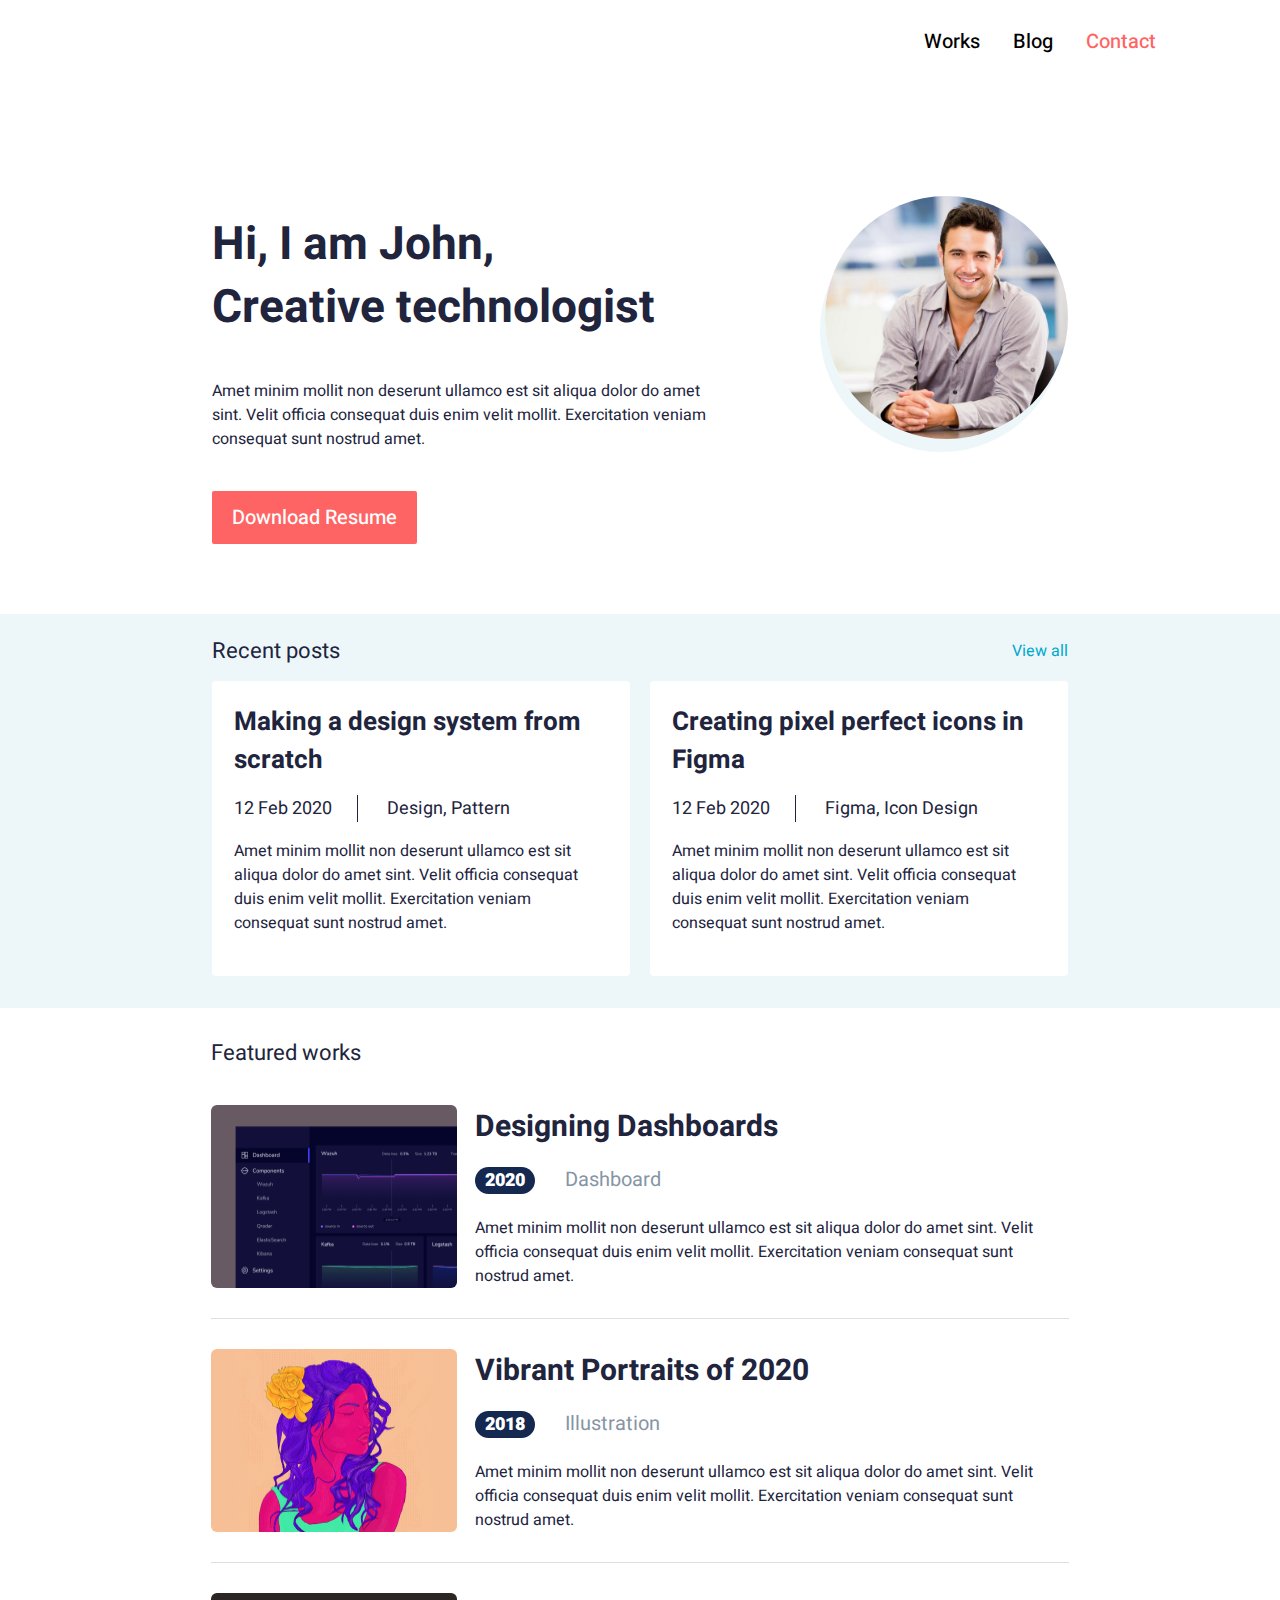
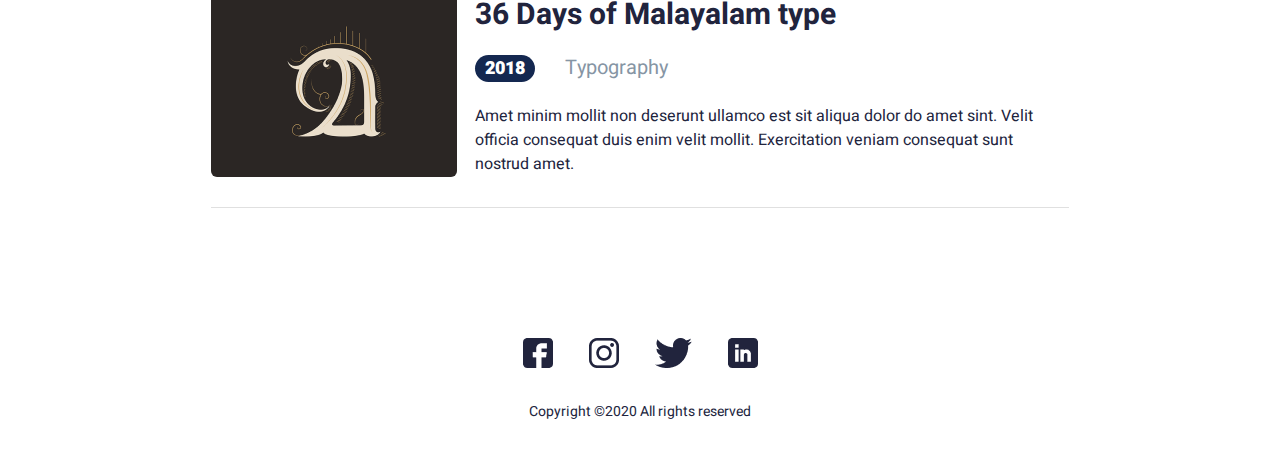
<file: index.html>
<!doctype html>
<html lang="en">
<head>
    <meta charset="UTF-8">

    <meta name="viewport" content="width=device-width, initial-scale=1.0, maximum-scale=1.0, minimum-scale=1.0">
    <meta http-equiv="X-UA-Compatible" content="ie=edge">
    <title>John - Creative Technologist</title>
    <link rel="stylesheet" href="css/header_footer.css">
    <link rel="stylesheet" href="css/style.css">
</head>
<body>
    <header>
        <nav>
            <ul>
                <li><a href="works.html">Works</a></li>
                <li><a href="blog.html">Blog</a></li>
                <li><a class="active" href="index.html">Contact</a></li>
            </ul>
        </nav>
    </header>
    <main>
        <section class="about-me">
            <div class="about-me__content">
                <h1>Hi, I am John,<br> Creative technologist</h1>
                <p>Amet minim mollit non deserunt ullamco est sit aliqua dolor do amet
                    sint. Velit officia consequat duis enim velit mollit. Exercitation veniam
                    consequat sunt nostrud amet.</p>
                <a href="" >Download Resume</a>
            </div>
            <img src="img/man.jpg" alt="">
        </section>
        <section class="recent-posts">
            <div class="recent-posts__content">
                <div class="recent-posts__header">
                    <div>Recent posts</div>
                    <a href="#">View all</a>
                </div>
                <div class="recent-posts__container">
                    <div class="item">
                        <h1>Making a design system from
                            scratch</h1>
                        <span class="date">12 Feb 2020</span>
                        <span class="tags">Design, Pattern</span>
                        <p>Amet minim mollit non deserunt ullamco est sit
                            aliqua dolor do amet sint. Velit officia consequat
                            duis enim velit mollit. Exercitation veniam
                            consequat sunt nostrud amet.</p>
                    </div>
                    <div class="item">
                        <h1>Creating pixel perfect icons in
                            Figma</h1>
                        <span class="date">12 Feb 2020</span>
                        <span class="tags">Figma, Icon Design</span>
                        <p>Amet minim mollit non deserunt ullamco est sit
                            aliqua dolor do amet sint. Velit officia consequat
                            duis enim velit mollit. Exercitation veniam
                            consequat sunt nostrud amet.</p>
                    </div>
                </div>
            </div>
        </section>
        <section class="featured-works">
                <div class="featured-works__header">
                    Featured works
                </div>
                <div class="featured-works__container">

                    <div class="item">
                        <img src="img/1.png" alt="">
                        <div class="featured-works__content">
                            <h1>Designing Dashboards</h1>
                            <span class="date">2020</span>
                            <span class="tags">Dashboard</span>
                            <p>Amet minim mollit non deserunt ullamco est sit aliqua dolor do amet sint. Velit
                                officia consequat duis enim velit mollit. Exercitation veniam consequat sunt
                                nostrud amet.</p>
                        </div>
                    </div>
                    <div class="line"></div>

                    <div class="item">
                        <img src="img/2.png" alt="">
                        <div class="featured-works__content">
                            <h1>Vibrant Portraits of 2020</h1>
                            <span class="date">2018</span>
                            <span class="tags">Illustration</span>
                            <p>Amet minim mollit non deserunt ullamco est sit aliqua dolor do amet sint. Velit
                                officia consequat duis enim velit mollit. Exercitation veniam consequat sunt
                                nostrud amet.</p>
                        </div>
                    </div>
                    <div class="line"></div>

                    <div class="item">
                        <img src="img/3.png" alt="">
                        <div class="featured-works__content">
                            <h1>36 Days of Malayalam type</h1>
                            <span class="date">2018</span>
                            <span class="tags">Typography</span>
                            <p>Amet minim mollit non deserunt ullamco est sit aliqua dolor do amet sint. Velit
                                officia consequat duis enim velit mollit. Exercitation veniam consequat sunt
                                nostrud amet.</p>

                        </div>
                    </div>
                    <div class="line"></div>
                </div>
        </section>
    </main>

    <footer>
        <div class="icons">
            <a href="#"><img src="img/i1.png" alt=""></a>
            <a href="#"><img src="img/i2.png" alt=""></a>
            <a href="#"><img src="img/i3.png" alt=""></a>
            <a href="#"><img src="img/i4.png" alt=""></a>
        </div>
        <div class="copyright">Copyright ©2020 All rights reserved </div>
    </footer>
</body>
</html>
</file>
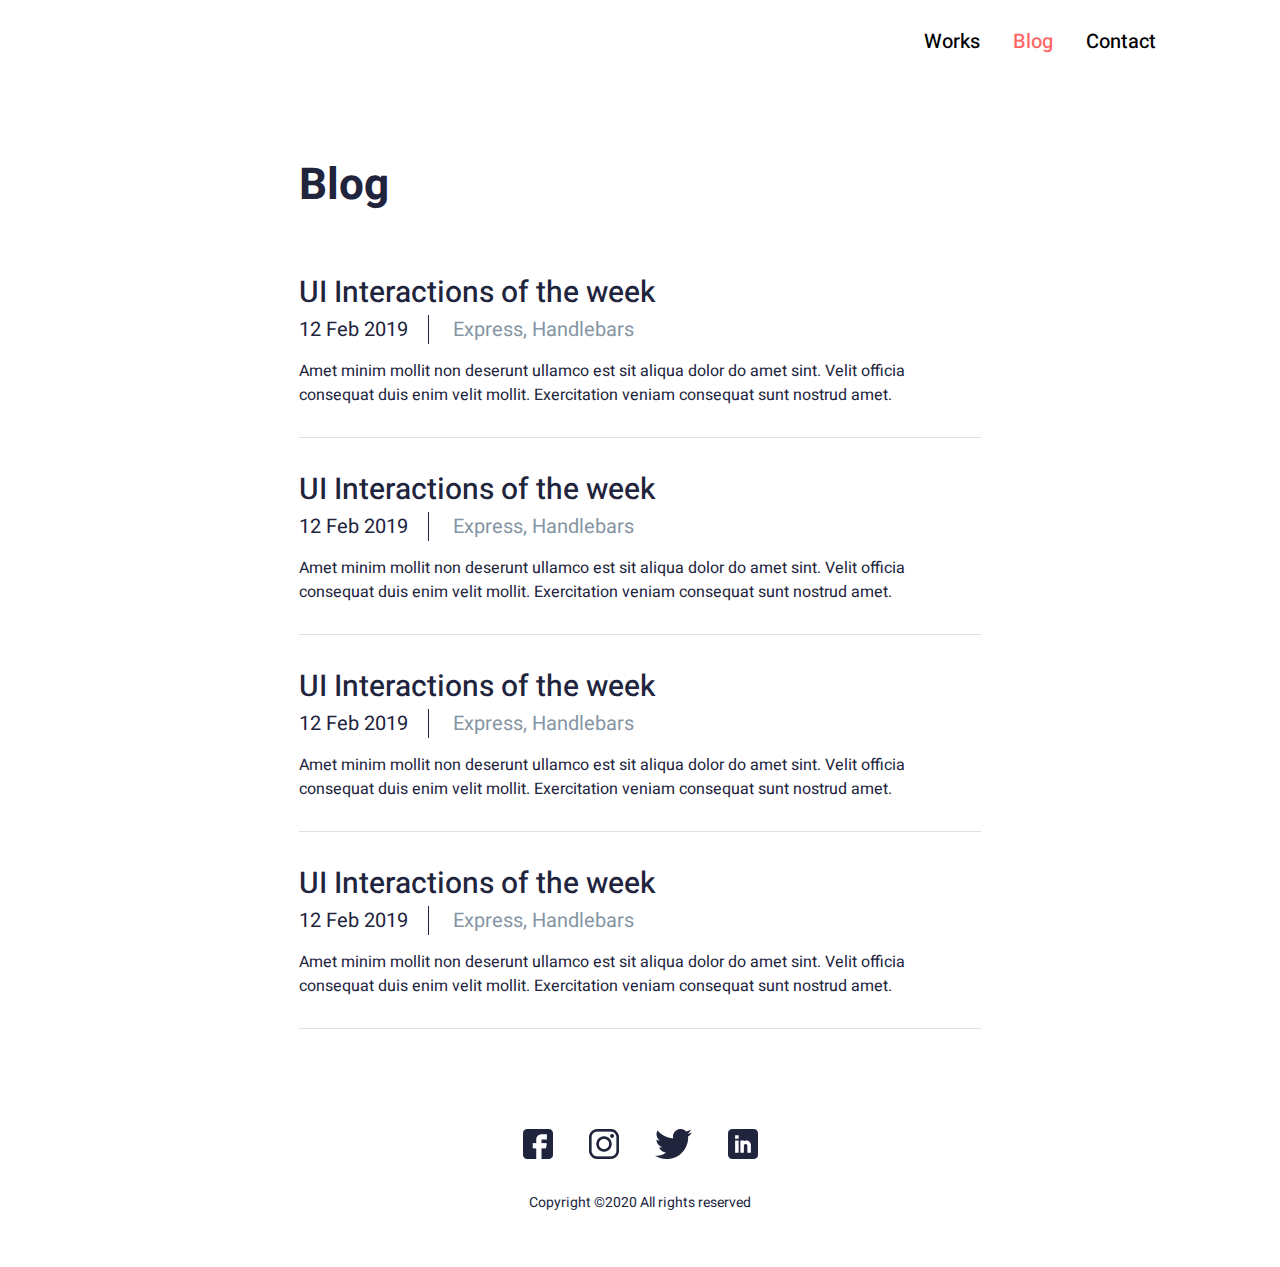
<file: blog.html>
<!doctype html>
<html lang="en">
<head>
    <meta charset="UTF-8">

    <meta name="viewport" content="width=device-width, initial-scale=1.0, maximum-scale=1.0, minimum-scale=1.0">
    <meta http-equiv="X-UA-Compatible" content="ie=edge">
    <title>John - Creative Technologist</title>
    <link rel="stylesheet" href="css/header_footer.css">
    <link rel="stylesheet" href="css/blog.css">
</head>
<body>
    <header>
        <nav>
            <ul>
                <li><a href="works.html">Works</a></li>
                <li><a class="active" href="blog.html">Blog</a></li>
                <li><a href="index.html">Contact</a></li>
            </ul>
        </nav>
    </header>
    <main>
        <section class="blog">
            <div class="blog__header">Blog</div>
            <div class="blog__container">
                <div class="item">
                    <h1>UI Interactions of the week</h1>
                    <span class="date">12 Feb 2019</span>
                    <span class="tags">Express, Handlebars</span>
                    <p>Amet minim mollit non deserunt ullamco est sit aliqua dolor do amet sint. Velit officia
                        consequat duis enim velit mollit. Exercitation veniam consequat sunt nostrud amet.</p>
                </div>
                <div class="line"></div>
                <div class="item">
                    <h1>UI Interactions of the week</h1>
                    <span class="date">12 Feb 2019</span>
                    <span class="tags">Express, Handlebars</span>
                    <p>Amet minim mollit non deserunt ullamco est sit aliqua dolor do amet sint. Velit officia
                        consequat duis enim velit mollit. Exercitation veniam consequat sunt nostrud amet.</p>
                </div>
                <div class="line"></div>
                <div class="item">
                    <h1>UI Interactions of the week</h1>
                    <span class="date">12 Feb 2019</span>
                    <span class="tags">Express, Handlebars</span>
                    <p>Amet minim mollit non deserunt ullamco est sit aliqua dolor do amet sint. Velit officia
                        consequat duis enim velit mollit. Exercitation veniam consequat sunt nostrud amet.</p>
                </div>
                <div class="line"></div>
                <div class="item">
                    <h1>UI Interactions of the week</h1>
                    <span class="date">12 Feb 2019</span>
                    <span class="tags">Express, Handlebars</span>
                    <p>Amet minim mollit non deserunt ullamco est sit aliqua dolor do amet sint. Velit officia
                        consequat duis enim velit mollit. Exercitation veniam consequat sunt nostrud amet.</p>
                </div>
                <div class="line"></div>
            </div>
        </section>
    </main>
    <footer>
        <div class="icons">
            <a href="#"><img src="img/i1.png" alt=""></a>
            <a href="#"><img src="img/i2.png" alt=""></a>
            <a href="#"><img src="img/i3.png" alt=""></a>
            <a href="#"><img src="img/i4.png" alt=""></a>
        </div>
        <div class="copyright">Copyright ©2020 All rights reserved </div>
    </footer>
</body>
</html>
</file>
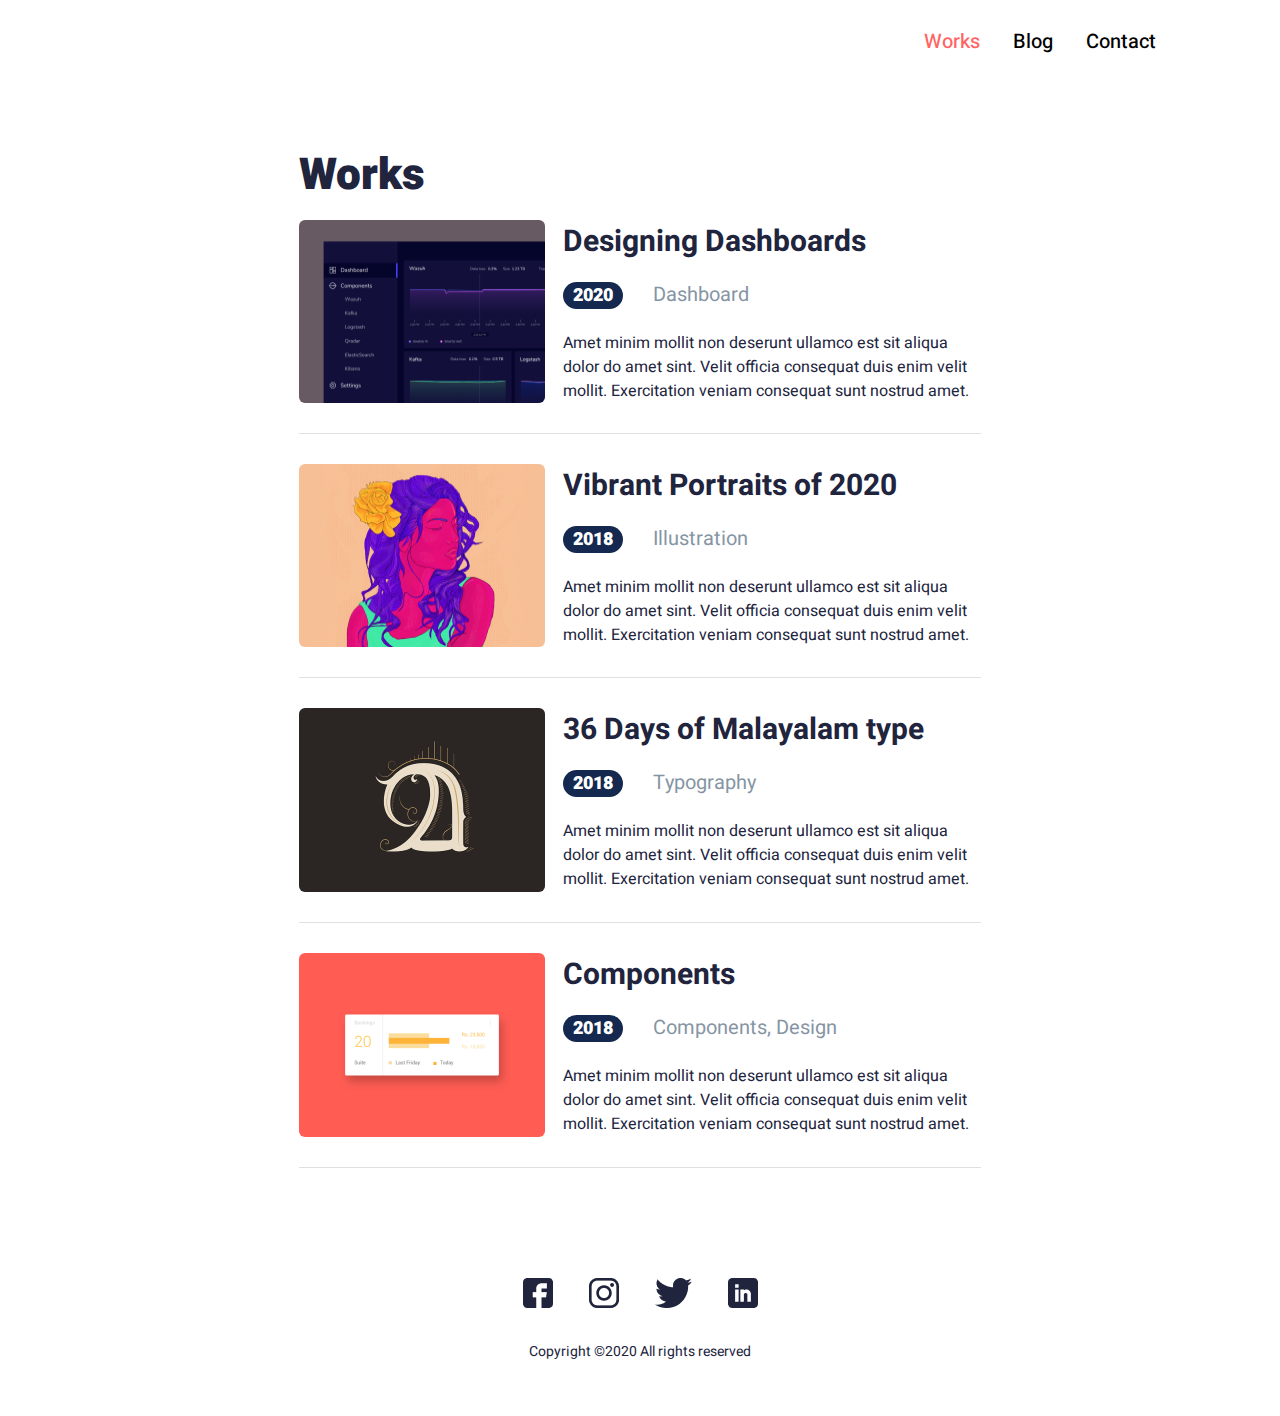
<file: works.html>
<!doctype html>
<html lang="en">
<head>
    <meta charset="UTF-8">

    <meta name="viewport" content="width=device-width, initial-scale=1.0, maximum-scale=1.0, minimum-scale=1.0">
    <meta http-equiv="X-UA-Compatible" content="ie=edge">
    <title>John - Creative Technologist</title>
    <link rel="stylesheet" href="css/header_footer.css">
    <link rel="stylesheet" href="css/works.css">
</head>
<body>
<header>
    <nav>
        <ul>
            <li><a class="active" href="works.html">Works</a></li>
            <li><a href="blog.html">Blog</a></li>
            <li><a href="index.html">Contact</a></li>
        </ul>
    </nav>
</header>
<main>
    <section class="featured-works">
        <div class="featured-works__header">
            Works
        </div>
        <div class="featured-works__container">

            <div class="item">
                <img src="img/1.png" alt="">
                <div class="featured-works__content">
                    <h1>Designing Dashboards</h1>
                    <span class="date">2020</span>
                    <span class="tags">Dashboard</span>
                    <p>Amet minim mollit non deserunt ullamco est sit aliqua dolor do amet sint. Velit
                        officia consequat duis enim velit mollit. Exercitation veniam consequat sunt
                        nostrud amet.</p>
                </div>
            </div>
            <div class="line"></div>

            <div class="item">
                <img src="img/2.png" alt="">
                <div class="featured-works__content">
                    <h1>Vibrant Portraits of 2020</h1>
                    <span class="date">2018</span>
                    <span class="tags">Illustration</span>
                    <p>Amet minim mollit non deserunt ullamco est sit aliqua dolor do amet sint. Velit
                        officia consequat duis enim velit mollit. Exercitation veniam consequat sunt
                        nostrud amet.</p>
                </div>
            </div>
            <div class="line"></div>

            <div class="item">
                <img src="img/3.png" alt="">
                <div class="featured-works__content">
                    <h1>36 Days of Malayalam type</h1>
                    <span class="date">2018</span>
                    <span class="tags">Typography</span>
                    <p>Amet minim mollit non deserunt ullamco est sit aliqua dolor do amet sint. Velit
                        officia consequat duis enim velit mollit. Exercitation veniam consequat sunt
                        nostrud amet.</p>

                </div>
            </div>
            <div class="line"></div>

            <div class="item">
                <img src="img/4.png" alt="">
                <div class="featured-works__content">
                    <h1>Components</h1>
                    <span class="date">2018</span>
                    <span class="tags">Components, Design</span>
                    <p>Amet minim mollit non deserunt ullamco est sit aliqua dolor do amet sint. Velit
                        officia consequat duis enim velit mollit. Exercitation veniam consequat sunt
                        nostrud amet.</p>

                </div>
            </div>
            <div class="line"></div>
        </div>
    </section>
</main>
<footer>
    <div class="icons">
        <a href="#"><img src="img/i1.png" alt=""></a>
        <a href="#"><img src="img/i2.png" alt=""></a>
        <a href="#"><img src="img/i3.png" alt=""></a>
        <a href="#"><img src="img/i4.png" alt=""></a>
    </div>
    <div class="copyright">Copyright ©2020 All rights reserved </div>
</footer>
</body>
</html>
</file>
<file: css/header_footer.css>
@import url('https://fonts.googleapis.com/css2?family=Heebo:wght@400;500;700;900&display=swap');
.line{
    border-bottom: 1px solid #E0E0E0;
    margin: 30px 0;
}
*{
    padding: 0;
    margin: 0;
    box-sizing: border-box;
    font-family: 'Heebo',sans-serif;
    color: #21243D;
}
a.active{
    color: #FF6464;
}
a{
    text-decoration: none;
    color: #000;
}
header{
    font-weight: 500;
    font-size: 20px;
    width: 1032px;
    line-height: 29px;
    text-align: right;
    margin: 27px auto auto auto;

}
header ul{
    list-style-type: none;
    display: flex;
    justify-content: flex-end;
}
header li {
    margin-left: 33px;
}
footer{
    width: 235px;
    margin:auto;
}
.icons{
    display: flex;
    justify-content: space-between;
}
.copyright{
    margin: 26px 0 54px 0;
    font-weight: 400;
    font-size: 14px;
    line-height: 21px;
    text-align: center;
}

@media screen and (max-width: 991px) {
    header {
        width: 100vw;
    }
    header ul{
        display: flex;
        justify-content: space-evenly;
    }
    header li {
        margin: 0;
    }
}
</file>
<file: css/style.css>
.about-me{
    width: 856px;
    margin: 140px auto 70px auto;
    display: flex;
}

.about-me img {
    width: 243px;
    height: 243px;
    border-radius: 50%;
    margin-left: 112px;
    box-shadow: -5px 13px #EDF7FA;
}
.about-me a{
    display: inline-block;
    font-weight: 500;
    font-size: 20px;
    background-color: #FF6464;
    color: #FFF;
    padding:12px 20px;
    border-radius: 2px;
    transition: all 0.3s ease;
}
.about-me a:hover{
    background-color: #E64545;
}
.about-me p{
    font-weight: 400;
    font-size: 16px;
    line-height: 24px;
    margin-bottom: 40px;
}
.about-me h1{
    margin-top: 18px;
    font-weight: 700;
    font-size: 46px;
    line-height: 136%;
    margin-bottom: 40px;
}
.recent-posts{
    margin: auto;
    background: #EDF7FA;
}
.recent-posts__content{
    width: 856px;
    margin: auto;
    padding: 7px 0 32px 0;
}
.recent-posts__header{
    justify-content: space-between;
    align-items: center;
    display: flex;
}
.recent-posts__header > div{
    font-weight: 400;
    font-size: 22px;
    line-height: 60px;

}
.recent-posts__header a{
    font-weight: 400;
    font-size: 16px;
    line-height: 24px;
    color: #00A8CC;
}
.recent-posts__container{
    display: flex;
    justify-content: space-between;
}
.recent-posts__container .item{
    width: 418px;
    height: 295px;
    padding: 22px;
    background-color: #fff;
    border-radius: 4px;

}
.recent-posts__container h1{
    font-weight: 700;
    font-size: 26px;
    line-height: 38px;
    margin-bottom: 17px;
}
.recent-posts__container p{
    font-weight: 400;
    font-size: 16px;
    line-height: 24px;
    margin-top: 17px;
}
.recent-posts__container span{
    font-weight: 400;
    font-size: 18px;
    line-height: 26px;
}
.recent-posts__container .date{
    padding-right: 25px;
    border-right: 1px solid #21243D;
}
.recent-posts__container .tags{
    padding-left: 25px;

}
.featured-works{
    width: 858px;
    margin:auto auto 130px auto;
}
.featured-works__header{
    font-weight: 400;
    font-size: 22px;
    line-height: 60px;
    margin-top: 15px;
    margin-bottom: 22px;
}
.featured-works__container .item{
    display: flex;
}
.featured-works__container img{
    border-radius: 6px;
    margin-right: 18px;
}
.featured-works__content h1{
    white-space: nowrap;
    font-weight: 700;
    font-size: 30px;
    line-height: 44px;
    margin-bottom: 2px;
}
.featured-works__content .date{
    background-color: #142850;
    padding: 0px 10px;
    border-radius: 16px;
    color: white;
    font-weight: 900;
    font-size: 18px;
    line-height: 60px;
    margin-right: 26px;
}
.featured-works__content .tags{
    font-weight: 400;
    font-size: 20px;
    line-height: 29px;
    color: #8695A4;
}
.featured-works__content p{
    margin-top: 5px;
    font-weight: 400;
    font-size: 16px;
    line-height: 24px;
}

@media screen and (max-width: 991px) {
    main{
        width: 100vw;
    }
    .about-me {
        width: 100vw;
        align-items: center;
        text-align: center;
        margin: auto auto 58px auto;
        flex-direction: column-reverse;
    }
    .about-me__content{
        margin: 0 24px;
    }
    .about-me img{
        margin:48px 0 43px 0;
        width: 170px;
        height: 170px;
    }
    .about-me h1{
        margin-top:0px;
        font-size: 32px;
        line-height: 40px;
        margin-bottom: 20px;
    }
    .about-me p {
        font-size: 16px;
        line-height: 24px;
        margin-bottom: 27px;
    }

    .recent-posts__content{
        width: 100vw;
    }
    .recent-posts__header{
        justify-content: center;
    }
    .recent-posts__container{
        height: 550px;
        align-items: center;
        justify-content: space-between;
        flex-direction: column;
    }
    .recent-posts__container .item{
        width: 94vw;
        height: 266px;
        padding: 12px 20px 22px 20px;
    }
    .recent-posts__header a{
        display: none;
    }
    .recent-posts__container h1{
        font-weight: 700;
        font-size: 22px;
        line-height: 30px;
        margin-bottom: 12px;
    }
    .recent-posts__container span{
        font-weight: 400;
        font-size: 16px;
        line-height: 24px;
    }
    .featured-works__header{
        text-align: center;
        margin-top: 2px;
        margin-bottom: 2px;
    }
    .featured-works{
        width: 100vw;
        margin-bottom: 58px;
    }
    .featured-works__container .item {
        align-items: center;
        flex-direction: column;
    }
    .featured-works__container {
        padding: 0 18px;
    }

    .featured-works__container img{
        margin: 0;
        width: 100%;
        height: 100%;
    }
    .featured-works__content h1{
        margin-top: 17px;
        font-size: 24px;
        line-height: 30px;
    }
    .featured-works__content p{
        margin-top: 7px;
        font-size: 16px;
        line-height: 24px;
    }
    .line{
        margin: 17px 0 0 0 ;
    }
    .featured-works__content .date{
        margin-top: 16px;
        font-size: 16px;
    }
    .featured-works__content .tags{
        font-size: 16px;
        line-height: 24px;

    }
    .featured-works__container  {
        display: flex;
        overflow: auto;
    }
    .featured-works__container .item{
        padding: 0 18px;
        flex: 0 0 100%;
    }
}
</file>
<file: css/blog.css>
.blog{
    width: 682px;
    margin:100px auto ;
}
.blog__header{
    font-weight: 700;
    font-size: 44px;
    line-height: 60px;
    margin-bottom: 55px;
}
.blog__container h1{
    font-weight: 500;
    font-size: 30px;
    line-height: 44px;
}

.blog__container span{
    font-weight: 400;
    font-size: 20px;
    line-height: 29px;

}
.blog__container .tags{
    color: #8695A4;
    padding-left: 20px;

}
.blog__container .date{
    border-right: 1px solid #21243D;
    padding-right: 20px;

}
.blog__container p{
    margin-top: 15px;
}
@media screen and (max-width: 991px){
    .blog{
        width: 100vw;
        padding: 0 18px;
        margin-top: 34px;
    }
    .blog__container h1{
        font-size: 26px;
        line-height: 38px;
    }
    .blog__container span{
        font-size: 16px;
        line-height: 24px;

    }
    .blog__container p{
        margin-top: 17px;
    }

}
</file>
<file: css/works.css>
.featured-works{
    width: 682px;
    margin:90px auto 110px auto;
}
.featured-works__header{
    font-weight: 900;
    font-size: 44px;
    line-height: 60px;
    margin-bottom: 14px;
}
.featured-works__container .item{
    display: flex;
}
.featured-works__container img{
    border-radius: 6px;
    margin-right: 18px;
}
.featured-works__content h1{
    font-weight: 700;
    font-size: 30px;
    line-height: 44px;
    margin-bottom: 2px;
}
.featured-works__content .date{
    background-color: #142850;
    padding: 0px 10px;
    border-radius: 16px;
    color: white;
    font-weight: 900;
    font-size: 18px;
    line-height: 60px;
    margin-right: 26px;
}
.featured-works__content .tags{
    font-weight: 400;
    font-size: 20px;
    line-height: 29px;
    color: #8695A4;
}
.featured-works__content p{
    margin-top: 5px;
    font-weight: 400;
    font-size: 16px;
    line-height: 24px;
}
@media screen and (max-width: 991px){
    .featured-works__header{
        font-weight: 700;
        font-size: 30px;
        margin: 2px 0 13px 18px;
    }
    .featured-works{

        margin-top: 24px;
        width: 100vw;
        margin-bottom: 58px;
    }
    .featured-works__container .item {
        align-items: center;
        flex-direction: column;
    }
    .featured-works__container {
        padding: 0 18px;
    }

    .featured-works__container img{
        margin: 0;
        width: 100%;
    }
    .featured-works__content h1{
        margin-top: 17px;
        font-size: 24px;
        line-height: 30px;
    }
    .featured-works__content p{
        margin-top: 7px;
        font-size: 16px;
        line-height: 24px;
    }
    .line{
        margin: 17px 0 ;
    }
    .featured-works__content .date{
        margin-top: 16px;
        font-size: 16px;
    }
    .featured-works__content .tags{
        font-size: 16px;
        line-height: 24px;

    }

}
</file>
